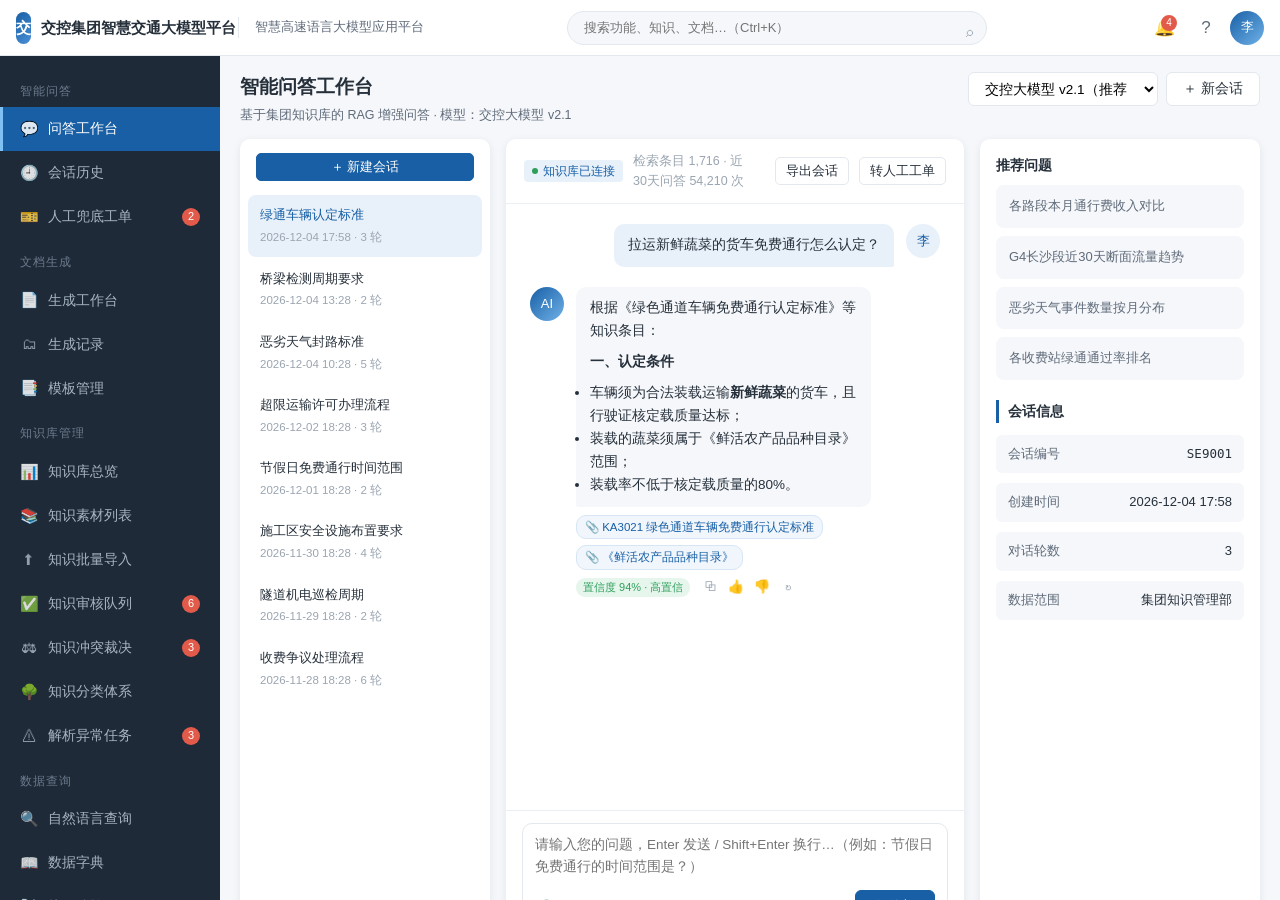
<file: 00智慧高速垂直领域大模型应用平台原型设计/index.html>
<!DOCTYPE html>
<html lang="zh-CN">
<head>
<meta charset="UTF-8">
<meta name="viewport" content="width=device-width, initial-scale=1.0">
<title>智慧高速语言大模型应用平台</title>
<link rel="stylesheet" href="assets/css/base.css">
</head>
<body>
<script src="assets/js/mock-data.js"></script>
<script src="assets/js/utils.js"></script>
<script>
/* ========== 系统配置（单系统 · 菜单对齐 PFD 第 2.3 节路由与菜单定义） ========== */
window.SYS = {
  id: "app",
  name: "智慧高速语言大模型应用平台",
  home: "qa-workbench",
  menus: [
    { label: "智能问答", items: [
      { view: "qa-workbench", label: "问答工作台", icon: "💬" },
      { view: "qa-history", label: "会话历史", icon: "🕘" },
      { view: "qa-tickets", label: "人工兜底工单", icon: "🎫", badge: 2 }
    ]},
    { label: "文档生成", items: [
      { view: "doc-workbench", label: "生成工作台", icon: "📄" },
      { view: "doc-records", label: "生成记录", icon: "🗂" },
      { view: "doc-templates", label: "模板管理", icon: "📑" }
    ]},
    { label: "知识库管理", items: [
      { view: "kb-overview", label: "知识库总览", icon: "📊" },
      { view: "kb-assets", label: "知识素材列表", icon: "📚" },
      { view: "kb-import", label: "知识批量导入", icon: "⬆" },
      { view: "kb-review", label: "知识审核队列", icon: "✅", badge: DB.reviews.length },
      { view: "kb-conflict", label: "知识冲突裁决", icon: "⚖", badge: DB.conflicts.filter(c => c.status === "open").length },
      { view: "kb-category", label: "知识分类体系", icon: "🌳" },
      { view: "kb-exception", label: "解析异常任务", icon: "⚠", badge: DB.exceptions.filter(e => e.status === "open").length }
    ]},
    { label: "数据查询", items: [
      { view: "data-query", label: "自然语言查询", icon: "🔍" },
      { view: "data-dict", label: "数据字典", icon: "📖" },
      { view: "data-monitor", label: "接口监控", icon: "📡" }
    ]},
    { label: "系统管理", items: [
      { view: "sys-users", label: "用户管理", icon: "👥" },
      { view: "sys-roles", label: "角色权限", icon: "🔐" },
      { view: "sys-org", label: "组织管理", icon: "🏢" },
      { view: "sys-logs", label: "操作日志", icon: "📝" },
      { view: "sys-config", label: "系统参数", icon: "⚙" },
      { view: "sys-dashboard", label: "运营看板", icon: "📈" }
    ]}
  ]
};
</script>
<script src="assets/js/app.js"></script>
<script src="js/views-qa.js"></script>
<script src="js/views-doc.js"></script>
<script src="js/views-kb.js"></script>
<script src="js/views-data.js"></script>
<script src="js/views-sys.js"></script>
<script src="js/views-global.js"></script>
<script>
document.addEventListener("DOMContentLoaded", () => {
  if (!sessionStorage.getItem("sys_user")) {
    sessionStorage.setItem("sys_user", JSON.stringify({ name: "李文静", account: "liwj", dept: "集团知识管理部", roleName: "知识管理员" }));
  }
  App.boot(SYS);
});
</script>
</body>
</html>
</file>
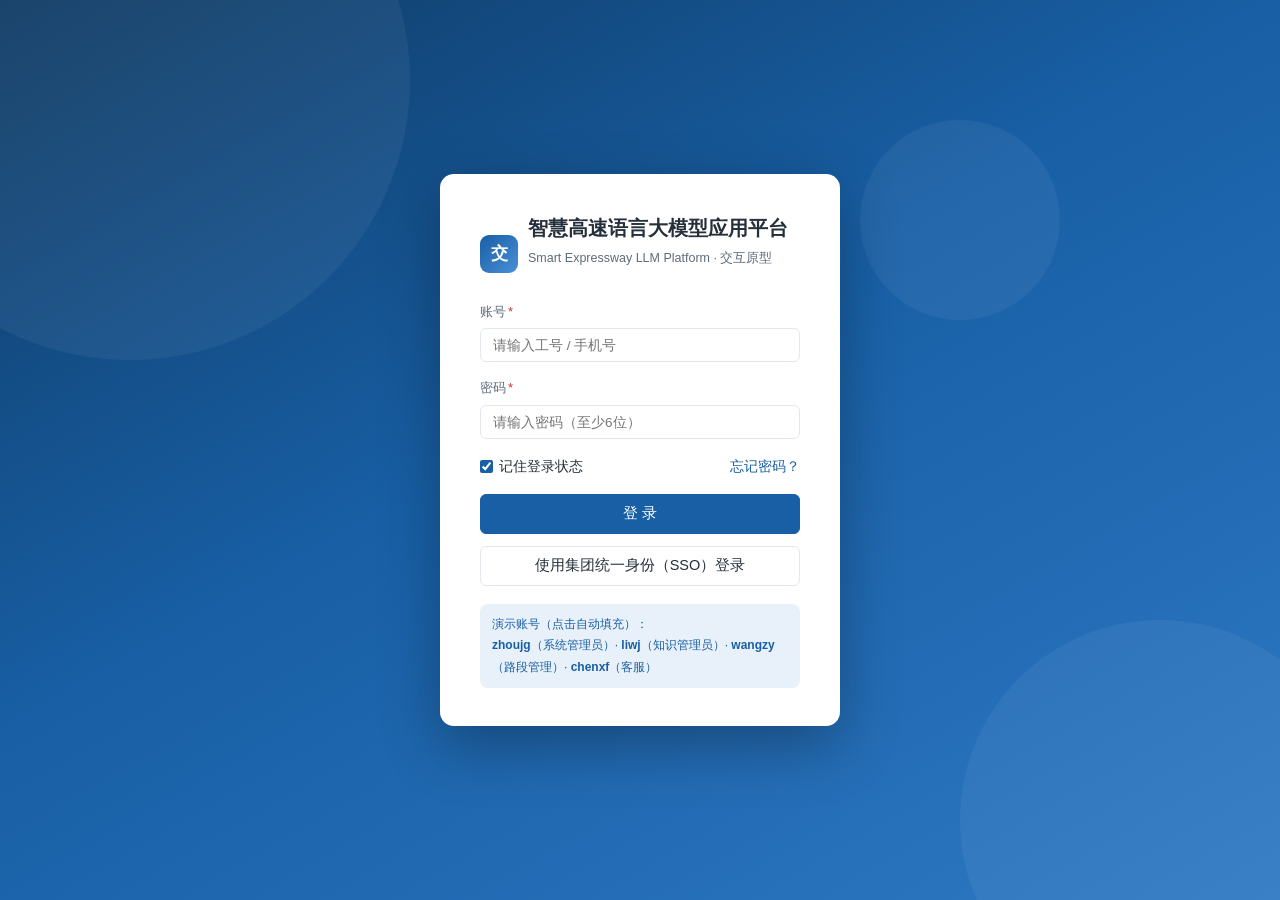
<file: 00智慧高速垂直领域大模型应用平台原型设计/login.html>
<!DOCTYPE html>
<html lang="zh-CN">
<head>
<meta charset="UTF-8">
<meta name="viewport" content="width=device-width, initial-scale=1.0">
<title>登录 - 智慧高速语言大模型应用平台</title>
<link rel="stylesheet" href="assets/css/base.css">
</head>
<body>
<div class="login-page">
  <div class="bg-deco" style="width:560px;height:560px;top:-200px;left:-150px"></div>
  <div class="bg-deco" style="width:400px;height:400px;bottom:-120px;right:-80px"></div>
  <div class="bg-deco" style="width:200px;height:200px;top:120px;right:220px"></div>

  <div class="login-card">
    <div class="lc-logo">
      <div class="logo-icon">交</div>
      <div>
        <h1>智慧高速语言大模型应用平台</h1>
        <div class="lc-sub">Smart Expressway LLM Platform · 交互原型</div>
      </div>
    </div>

    <div class="form-item">
      <label>账号<span class="req">*</span></label>
      <input class="input" id="account" placeholder="请输入工号 / 手机号" autocomplete="off">
      <div class="err-msg">请输入账号</div>
    </div>
    <div class="form-item">
      <label>密码<span class="req">*</span></label>
      <input class="input" id="password" type="password" placeholder="请输入密码（至少6位）">
      <div class="err-msg">密码长度不能少于6位</div>
    </div>
    <div class="flex justify-b align-c mb-16">
      <label class="checkbox"><input type="checkbox" checked>记住登录状态</label>
      <a href="javascript:;" onclick="U.toast('原型演示：请联系系统管理员重置密码','info')">忘记密码？</a>
    </div>
    <button class="btn primary lg block" id="btnLogin">登 录</button>
    <div class="sso-btn"><button class="btn lg block" id="btnSSO">使用集团统一身份（SSO）登录</button></div>

    <div class="demo-tip">
      演示账号（点击自动填充）：<br>
      <b>zhoujg</b>（系统管理员）· <b>liwj</b>（知识管理员）· <b>wangzy</b>（路段管理）· <b>chenxf</b>（客服）
    </div>
  </div>
</div>

<script src="assets/js/utils.js"></script>
<script src="assets/js/mock-data.js"></script>
<script>
(function () {
  const acc = document.getElementById("account");
  const pwd = document.getElementById("password");
  document.querySelector(".demo-tip").addEventListener("click", function (e) {
    if (e.target.tagName === "B") { acc.value = e.target.textContent; pwd.value = "Demo@2026"; }
  });
  function validate() {
    let ok = true;
    [["account", v => !!v.trim()], ["password", v => v.length >= 6]].forEach(([id, test]) => {
      const el = document.getElementById(id), item = el.closest(".form-item"), pass = test(el.value);
      item.classList.toggle("has-err", !pass); el.classList.toggle("err", !pass);
      if (!pass) ok = false;
    });
    return ok;
  }
  function login() {
    if (!validate()) { U.toast("请检查表单填写", "error"); return; }
    const u = DB.users.find(x => x.account === acc.value.trim());
    const user = u ? { name: u.name, account: u.account, dept: u.dept, roleName: (DB.roles.find(r => r.id === u.roles[0]) || {}).name || "普通用户" }
                   : { name: acc.value.trim(), account: acc.value.trim(), dept: "交控集团", roleName: "普通用户" };
    sessionStorage.setItem("sys_user", JSON.stringify(user));
    U.toast("登录成功，正在进入平台…", "success", 900);
    setTimeout(() => location.href = "index.html", 900);
  }
  document.getElementById("btnLogin").onclick = login;
  document.getElementById("btnSSO").onclick = function () {
    this.textContent = "正在跳转集团统一身份认证…";
    setTimeout(() => {
      sessionStorage.setItem("sys_user", JSON.stringify({ name: "周建国", account: "zhoujg", dept: "集团信息中心", roleName: "系统管理员" }));
      U.toast("SSO 免密登录成功", "success", 900);
      setTimeout(() => location.href = "index.html", 900);
    }, 1200);
  };
  pwd.addEventListener("keydown", e => { if (e.key === "Enter") login(); });
  acc.addEventListener("keydown", e => { if (e.key === "Enter") pwd.focus(); });
})();
</script>
</body>
</html>
</file>
<file: 00智慧高速垂直领域大模型应用平台原型设计/assets/css/base.css>
/* ============================================================
   智慧交通大模型原型 · 企业后台管理系统风格
   设计令牌与基础组件（对齐 PFD 第 1.4 节设计令牌）
   ============================================================ */
:root {
  --primary: #185FA5;
  --primary-hover: #2B72BC;
  --primary-light: #E8F1FA;
  --success: #2E9E5B;
  --success-light: #E6F6EC;
  --warning: #D9820B;
  --warning-light: #FCF3E3;
  --danger: #C0392B;
  --danger-light: #FBEAE8;
  --info: #4A6FE3;
  --info-light: #EBEFFD;
  --purple: #7C5CD6;
  --purple-light: #F0EBFB;
  --text: #26303B;
  --text-2: #5F6B7A;
  --text-3: #9AA5B1;
  --border: #E3E8EE;
  --border-2: #EAEFF4;
  --bg: #F5F7FA;
  --bg-card: #FFFFFF;
  --sidebar-bg: #1E2A38;
  --sidebar-text: #A7B4C2;
  --sidebar-active: #185FA5;
  --radius: 6px;
  --radius-lg: 10px;
  --shadow: 0 2px 8px rgba(31, 45, 61, .08);
  --shadow-lg: 0 8px 30px rgba(31, 45, 61, .14);
  --font: "Microsoft YaHei", "PingFang SC", "Segoe UI", sans-serif;
}
* { margin: 0; padding: 0; box-sizing: border-box; }
html, body { height: 100%; }
body { font: 14px/1.6 var(--font); color: var(--text); background: var(--bg); }
a { color: var(--primary); text-decoration: none; }
a:hover { color: var(--primary-hover); }
::-webkit-scrollbar { width: 8px; height: 8px; }
::-webkit-scrollbar-thumb { background: #C9D2DB; border-radius: 4px; }
::-webkit-scrollbar-thumb:hover { background: #AEB9C5; }
::-webkit-scrollbar-track { background: transparent; }

/* ============ 布局骨架（P0-02：顶栏 56px / 侧栏 220px） ============ */
.layout { display: flex; flex-direction: column; height: 100vh; }
.topbar { height: 56px; background: #fff; border-bottom: 1px solid var(--border); display: flex; align-items: center; padding: 0 16px; flex-shrink: 0; position: relative; z-index: 30; }
.topbar .logo { display: flex; align-items: center; gap: 10px; width: 204px; flex-shrink: 0; }
.topbar .logo .logo-icon { width: 32px; height: 32px; border-radius: 8px; background: linear-gradient(135deg, #185FA5, #4A8FD5); color: #fff; display: flex; align-items: center; justify-content: center; font-weight: 700; font-size: 15px; }
.topbar .logo .logo-name { font-size: 15px; font-weight: 700; color: var(--text); white-space: nowrap; }
.topbar .sys-name { margin-left: 18px; padding-left: 16px; border-left: 1px solid var(--border); color: var(--text-2); font-size: 13px; white-space: nowrap; }
.layout-body { display: flex; flex: 1; min-height: 0; }

/* 侧栏 */
.sidebar { width: 220px; background: var(--sidebar-bg); color: var(--sidebar-text); flex-shrink: 0; overflow-y: auto; padding: 12px 0 24px; }
.sidebar .nav-group-title { padding: 14px 20px 6px; font-size: 12px; color: #6B7A8C; letter-spacing: 1px; }
.sidebar .nav-item { display: flex; align-items: center; padding: 0 20px; height: 44px; cursor: pointer; color: var(--sidebar-text); position: relative; transition: all .15s; }
.sidebar .nav-item .ni-icon { width: 18px; text-align: center; margin-right: 10px; font-size: 15px; opacity: .85; }
.sidebar .nav-item .ni-label { flex: 1; font-size: 13.5px; white-space: nowrap; }
.sidebar .nav-item:hover { color: #fff; background: rgba(255,255,255,.05); }
.sidebar .nav-item.active { color: #fff; background: var(--sidebar-active); }
.sidebar .nav-item.active::before { content: ""; position: absolute; left: 0; top: 0; bottom: 0; width: 3px; background: #7FC0F5; }
.sidebar .badge-num { background: #E25B4A; color: #fff; font-size: 11px; min-width: 18px; height: 18px; border-radius: 9px; display: inline-flex; align-items: center; justify-content: center; padding: 0 5px; }
.sidebar .user-card { margin: 12px 14px 0; padding: 12px; background: rgba(255,255,255,.06); border-radius: 8px; color: #C8D3DE; font-size: 12px; }

/* 内容区 */
.content { flex: 1; overflow-y: auto; padding: 16px 20px 28px; min-width: 0; }
.page-header { display: flex; align-items: flex-start; justify-content: space-between; margin-bottom: 14px; }
.page-header h2 { font-size: 19px; font-weight: 600; }
.page-header .page-desc { color: var(--text-2); font-size: 12.5px; margin-top: 3px; }
.page-header .page-actions { display: flex; gap: 8px; }

/* ============ 顶栏元素 ============ */
.global-search { flex: 1; max-width: 420px; margin: 0 auto; position: relative; }
.global-search input { width: 100%; height: 34px; border: 1px solid var(--border); border-radius: 17px; padding: 0 36px 0 16px; font-size: 13px; outline: none; background: var(--bg); transition: all .2s; }
.global-search input:focus { background: #fff; border-color: var(--primary); box-shadow: 0 0 0 3px rgba(24,95,165,.1); }
.global-search .gs-icon { position: absolute; right: 14px; top: 9px; color: var(--text-3); }
.topbar-right { display: flex; align-items: center; gap: 6px; margin-left: 16px; }
.icon-btn { width: 36px; height: 36px; border-radius: 50%; display: flex; align-items: center; justify-content: center; cursor: pointer; color: var(--text-2); position: relative; font-size: 17px; user-select: none; }
.icon-btn:hover { background: var(--bg); color: var(--primary); }
.icon-btn .dot { position: absolute; top: 5px; right: 5px; min-width: 16px; height: 16px; background: #E25B4A; color: #fff; border-radius: 8px; font-size: 10px; display: flex; align-items: center; justify-content: center; padding: 0 4px; }
.avatar { width: 34px; height: 34px; border-radius: 50%; background: linear-gradient(135deg, #185FA5, #6FB1E8); color: #fff; display: flex; align-items: center; justify-content: center; font-size: 13px; cursor: pointer; }
.user-menu { position: absolute; top: 52px; right: 0; width: 220px; background: #fff; border-radius: var(--radius-lg); box-shadow: var(--shadow-lg); padding: 8px; display: none; z-index: 100; }
.user-menu.open { display: block; }
.user-menu .um-head { padding: 10px; border-bottom: 1px solid var(--border-2); margin-bottom: 6px; }
.user-menu .um-head .um-name { font-weight: 600; font-size: 14px; }
.user-menu .um-head .um-role { color: var(--text-3); font-size: 12px; }
.user-menu .um-item { padding: 9px 12px; border-radius: var(--radius); cursor: pointer; font-size: 13px; display: flex; align-items: center; gap: 8px; }
.user-menu .um-item:hover { background: var(--primary-light); color: var(--primary); }

/* ============ 卡片 ============ */
.card { background: var(--bg-card); border-radius: var(--radius-lg); box-shadow: var(--shadow); padding: 18px 20px; margin-bottom: 16px; }
.card-title { font-size: 15px; font-weight: 600; margin-bottom: 14px; display: flex; align-items: center; justify-content: space-between; }
.card-title .ct-extra { font-size: 12.5px; color: var(--text-2); font-weight: 400; }
.grid { display: grid; gap: 16px; }
.grid.cols-2 { grid-template-columns: 1fr 1fr; }
.grid.cols-3 { grid-template-columns: repeat(3, 1fr); }
.grid.cols-4 { grid-template-columns: repeat(4, 1fr); }

/* 统计卡片 */
.stat-card { background: #fff; border-radius: var(--radius-lg); box-shadow: var(--shadow); padding: 18px 20px; display: flex; align-items: center; gap: 16px; }
.stat-card .sc-icon { width: 48px; height: 48px; border-radius: 10px; display: flex; align-items: center; justify-content: center; font-size: 22px; flex-shrink: 0; }
.stat-card .sc-value { font-size: 26px; font-weight: 700; font-family: Consolas, "Microsoft YaHei", monospace; line-height: 1.2; }
.stat-card .sc-label { color: var(--text-2); font-size: 12.5px; }
.stat-card .sc-trend { font-size: 12px; margin-top: 2px; }
.up { color: var(--danger); }
.down { color: var(--success); }

/* ============ 按钮 ============ */
.btn { display: inline-flex; align-items: center; justify-content: center; gap: 6px; height: 34px; padding: 0 16px; border-radius: var(--radius); border: 1px solid var(--border); background: #fff; color: var(--text); font-size: 13.5px; cursor: pointer; font-family: var(--font); transition: all .15s; white-space: nowrap; user-select: none; }
.btn:hover { color: var(--primary); border-color: var(--primary); }
.btn:active { transform: translateY(1px); }
.btn.primary { background: var(--primary); border-color: var(--primary); color: #fff; }
.btn.primary:hover { background: var(--primary-hover); border-color: var(--primary-hover); color: #fff; }
.btn.danger { color: var(--danger); }
.btn.danger:hover { border-color: var(--danger); }
.btn.sm { height: 28px; padding: 0 10px; font-size: 12.5px; border-radius: 5px; }
.btn.lg { height: 40px; padding: 0 24px; font-size: 14.5px; }
.btn.block { width: 100%; }
.btn[disabled] { opacity: .5; cursor: not-allowed; }
.btn.link { border: none; background: none; color: var(--primary); padding: 0 4px; height: auto; }
.btn.link:hover { color: var(--primary-hover); text-decoration: underline; }
.btn-group { display: inline-flex; }
.btn-group .btn { border-radius: 0; margin-left: -1px; }
.btn-group .btn:first-child { border-radius: 5px 0 0 5px; margin-left: 0; }
.btn-group .btn:last-child { border-radius: 0 5px 5px 0; }

/* ============ 标签/徽章 ============ */
.tag { display: inline-flex; align-items: center; height: 22px; padding: 0 8px; border-radius: 4px; font-size: 12px; line-height: 1; white-space: nowrap; }
.tag.blue { background: var(--primary-light); color: var(--primary); }
.tag.green { background: var(--success-light); color: var(--success); }
.tag.orange { background: var(--warning-light); color: var(--warning); }
.tag.red { background: var(--danger-light); color: var(--danger); }
.tag.gray { background: #EEF1F5; color: var(--text-2); }
.tag.purple { background: var(--purple-light); color: var(--purple); }
.tag .dot { width: 6px; height: 6px; border-radius: 50%; margin-right: 5px; }

/* ============ 表格 ============ */
.tbl-wrap { overflow-x: auto; }
table.tbl { width: 100%; border-collapse: collapse; font-size: 13px; }
.tbl th { background: #F7F9FB; color: var(--text-2); font-weight: 600; text-align: left; padding: 10px 12px; border-bottom: 1px solid var(--border); white-space: nowrap; }
.tbl td { padding: 11px 12px; border-bottom: 1px solid var(--border-2); vertical-align: middle; }
.tbl tbody tr:hover { background: #F8FAFC; }
.tbl tbody tr.clickable { cursor: pointer; }
.tbl .cell-link { color: var(--primary); cursor: pointer; }
.tbl .cell-link:hover { text-decoration: underline; }
.tbl-empty { text-align: center; color: var(--text-3); padding: 48px 0 !important; }
.pagination { display: flex; justify-content: flex-end; align-items: center; gap: 4px; margin-top: 14px; font-size: 13px; color: var(--text-2); }
.pagination .pg-btn { min-width: 30px; height: 30px; border: 1px solid var(--border); border-radius: 5px; display: inline-flex; align-items: center; justify-content: center; cursor: pointer; background: #fff; padding: 0 6px; }
.pagination .pg-btn:hover { border-color: var(--primary); color: var(--primary); }
.pagination .pg-btn.active { background: var(--primary); border-color: var(--primary); color: #fff; }
.pagination .pg-btn[disabled] { opacity: .4; cursor: not-allowed; }
.pagination .pg-info { margin-right: 8px; }

/* ============ 表单 ============ */
.form-item { margin-bottom: 16px; }
.form-item label { display: block; font-size: 13px; color: var(--text-2); margin-bottom: 6px; }
.form-item label .req { color: var(--danger); margin-left: 2px; }
.input, select.input, textarea.input { width: 100%; height: 34px; border: 1px solid var(--border); border-radius: var(--radius); padding: 0 12px; font-size: 13.5px; font-family: var(--font); outline: none; transition: all .15s; background: #fff; }
textarea.input { height: auto; padding: 8px 12px; line-height: 1.6; resize: vertical; }
.input:focus { border-color: var(--primary); box-shadow: 0 0 0 3px rgba(24,95,165,.1); }
.input[disabled] { background: var(--bg); color: var(--text-3); cursor: not-allowed; }
.input.err { border-color: var(--danger); }
.form-item .err-msg { color: var(--danger); font-size: 12px; margin-top: 4px; display: none; }
.form-item.has-err .err-msg { display: block; }
.form-item .hint { color: var(--text-3); font-size: 12px; margin-top: 4px; }
.form-row { display: flex; gap: 16px; }
.form-row .form-item { flex: 1; }
.search-bar { display: flex; flex-wrap: wrap; gap: 10px; margin-bottom: 14px; align-items: center; }
.search-bar .input { width: 200px; }
.search-bar .input.w-140 { width: 140px; }
.search-bar .flex-gap { flex: 1; }
label.radio, label.checkbox { display: inline-flex; align-items: center; gap: 6px; margin-right: 18px; cursor: pointer; font-size: 13.5px; }
label.radio input, label.checkbox input { accent-color: var(--primary); }

/* ============ 开关 ============ */
.switch { position: relative; width: 40px; height: 22px; background: #CBD5DF; border-radius: 11px; cursor: pointer; transition: background .2s; display: inline-block; vertical-align: middle; }
.switch::after { content: ""; position: absolute; top: 2px; left: 2px; width: 18px; height: 18px; background: #fff; border-radius: 50%; transition: left .2s; box-shadow: 0 1px 3px rgba(0,0,0,.2); }
.switch.on { background: var(--success); }
.switch.on::after { left: 20px; }
.switch.sm { width: 32px; height: 18px; border-radius: 9px; }
.switch.sm::after { width: 14px; height: 14px; }
.switch.sm.on::after { left: 16px; }

/* ============ 模态框/抽屉 ============ */
.modal-mask { position: fixed; inset: 0; background: rgba(20, 30, 44, .45); z-index: 200; display: none; align-items: center; justify-content: center; }
.modal-mask.open { display: flex; }
.modal { background: #fff; border-radius: var(--radius-lg); box-shadow: var(--shadow-lg); width: 520px; max-width: 92vw; max-height: 86vh; display: flex; flex-direction: column; animation: pop .18s ease; }
.modal.w-720 { width: 720px; }
.modal.w-860 { width: 860px; }
@keyframes pop { from { transform: scale(.94); opacity: 0; } to { transform: scale(1); opacity: 1; } }
.modal-head { padding: 16px 20px; border-bottom: 1px solid var(--border-2); display: flex; justify-content: space-between; align-items: center; }
.modal-head h3 { font-size: 15.5px; font-weight: 600; }
.modal-head .close { font-size: 20px; color: var(--text-3); cursor: pointer; line-height: 1; }
.modal-head .close:hover { color: var(--danger); }
.modal-body { padding: 20px; overflow-y: auto; flex: 1; }
.modal-foot { padding: 12px 20px; border-top: 1px solid var(--border-2); display: flex; justify-content: flex-end; gap: 10px; }
.drawer-mask { position: fixed; inset: 0; background: rgba(20, 30, 44, .45); z-index: 200; display: none; }
.drawer-mask.open { display: block; animation: fade .2s; }
@keyframes fade { from { opacity: 0; } to { opacity: 1; } }
.drawer { position: fixed; top: 0; right: -620px; bottom: 0; width: 600px; max-width: 94vw; background: #fff; z-index: 210; box-shadow: var(--shadow-lg); transition: right .25s ease; display: flex; flex-direction: column; }
.drawer.w-760 { width: 760px; }
.drawer.open { right: 0; }
.drawer-head { padding: 16px 20px; border-bottom: 1px solid var(--border-2); display: flex; justify-content: space-between; align-items: center; }
.drawer-head h3 { font-size: 15.5px; }
.drawer-body { padding: 20px; overflow-y: auto; flex: 1; }
.drawer-foot { padding: 12px 20px; border-top: 1px solid var(--border-2); display: flex; justify-content: flex-end; gap: 10px; }

/* ============ Toast ============ */
.toast-wrap { position: fixed; top: 68px; left: 50%; transform: translateX(-50%); z-index: 500; display: flex; flex-direction: column; gap: 10px; align-items: center; }
.toast { background: #fff; border-radius: 8px; box-shadow: var(--shadow-lg); padding: 10px 20px; font-size: 13.5px; display: flex; align-items: center; gap: 8px; animation: toastIn .25s ease; border-left: 3px solid var(--primary); }
.toast.success { border-left-color: var(--success); }
.toast.error { border-left-color: var(--danger); }
.toast.warning { border-left-color: var(--warning); }
.toast.out { opacity: 0; transform: translateY(-8px); transition: all .3s; }
@keyframes toastIn { from { opacity: 0; transform: translateY(-10px); } to { opacity: 1; transform: none; } }

/* ============ Tab ============ */
.tabs { display: flex; border-bottom: 1px solid var(--border); margin-bottom: 16px; gap: 4px; }
.tabs .tab-item { padding: 9px 18px; cursor: pointer; color: var(--text-2); font-size: 13.5px; border-bottom: 2px solid transparent; margin-bottom: -1px; user-select: none; }
.tabs .tab-item:hover { color: var(--primary); }
.tabs .tab-item.active { color: var(--primary); font-weight: 600; border-bottom-color: var(--primary); }
.tabs .tab-item .badge-num { margin-left: 4px; }

/* ============ 步骤条 ============ */
.steps { display: flex; margin: 8px 0 24px; }
.steps .step { flex: 1; text-align: center; position: relative; }
.steps .step .st-dot { width: 28px; height: 28px; border-radius: 50%; background: #E1E7EE; color: var(--text-3); display: inline-flex; align-items: center; justify-content: center; font-size: 13px; position: relative; z-index: 2; }
.steps .step .st-label { font-size: 12.5px; color: var(--text-2); margin-top: 6px; }
.steps .step::before { content: ""; position: absolute; top: 14px; left: -50%; width: 100%; height: 2px; background: #E1E7EE; }
.steps .step:first-child::before { display: none; }
.steps .step.done .st-dot { background: var(--primary); color: #fff; }
.steps .step.done::before { background: var(--primary); }
.steps .step.active .st-dot { background: #fff; border: 2px solid var(--primary); color: var(--primary); font-weight: 700; }
.steps .step.active .st-label { color: var(--primary); font-weight: 600; }
.steps .step.active.done::before, .steps .step.active::before { background: var(--primary); }

/* ============ 问答工作台（P1-01） ============ */
.qa-layout { display: flex; height: calc(100vh - 56px - 32px); gap: 16px; }
.qa-sessions { width: 250px; background: #fff; border-radius: var(--radius-lg); box-shadow: var(--shadow); display: flex; flex-direction: column; flex-shrink: 0; }
.qa-sessions .qs-head { padding: 14px 16px 10px; }
.qa-sessions .qs-list { flex: 1; overflow-y: auto; padding: 4px 8px; }
.qa-session-item { padding: 10px 12px; border-radius: 8px; cursor: pointer; margin-bottom: 2px; }
.qa-session-item:hover { background: var(--bg); }
.qa-session-item.active { background: var(--primary-light); }
.qa-session-item .qsi-title { font-size: 13px; font-weight: 500; white-space: nowrap; overflow: hidden; text-overflow: ellipsis; }
.qa-session-item.active .qsi-title { color: var(--primary); }
.qa-session-item .qsi-meta { font-size: 11.5px; color: var(--text-3); margin-top: 2px; }
.qa-chat { flex: 1; background: #fff; border-radius: var(--radius-lg); box-shadow: var(--shadow); display: flex; flex-direction: column; min-width: 0; }
.qa-chat .qc-head { padding: 12px 18px; border-bottom: 1px solid var(--border-2); display: flex; align-items: center; gap: 10px; }
.qa-chat .qc-messages { flex: 1; overflow-y: auto; padding: 20px 24px; }
.msg { display: flex; gap: 12px; margin-bottom: 20px; }
.msg .m-avatar { width: 34px; height: 34px; border-radius: 50%; flex-shrink: 0; display: flex; align-items: center; justify-content: center; font-size: 13px; }
.msg.user { flex-direction: row-reverse; }
.msg.user .m-avatar { background: var(--primary-light); color: var(--primary); }
.msg.ai .m-avatar { background: linear-gradient(135deg, #185FA5, #6FB1E8); color: #fff; }
.msg .m-body { max-width: 72%; }
.msg.user .m-body { text-align: right; }
.msg .m-bubble { background: var(--primary-light); padding: 10px 14px; border-radius: 10px; text-align: left; display: inline-block; font-size: 13.5px; line-height: 1.7; word-break: break-word; }
.msg.ai .m-bubble { background: var(--bg); border-radius: 10px 10px 10px 2px; }
.msg.user .m-bubble { border-radius: 10px 10px 2px 10px; }
.msg .m-bubble.md p { margin: 0 0 8px; }
.msg .m-bubble.md p:last-child { margin: 0; }
.msg .m-bubble.md h4 { margin: 8px 0 4px; font-size: 13.5px; }
.msg .m-bubble .cursor-blink { display: inline-block; width: 7px; height: 14px; background: var(--primary); vertical-align: -2px; animation: blink .8s infinite; margin-left: 2px; }
@keyframes blink { 50% { opacity: 0; } }
.msg .m-meta { margin-top: 6px; font-size: 11.5px; color: var(--text-3); display: flex; gap: 8px; align-items: center; }
.msg .m-actions { display: inline-flex; gap: 2px; }
.msg .m-actions .ma-btn { width: 24px; height: 24px; border-radius: 5px; display: inline-flex; align-items: center; justify-content: center; cursor: pointer; color: var(--text-3); font-size: 13px; }
.msg .m-actions .ma-btn:hover { background: var(--bg); color: var(--primary); }
.msg .m-actions .ma-btn.active { color: var(--primary); }
.citations { display: flex; flex-wrap: wrap; gap: 6px; margin-top: 8px; }
.cite-chip { display: inline-flex; align-items: center; gap: 4px; background: #F0F6FC; border: 1px solid #D7E6F5; color: var(--primary); font-size: 11.5px; padding: 2px 8px; border-radius: 10px; cursor: pointer; }
.cite-chip:hover { background: var(--primary-light); }
.conf-badge { display: inline-flex; align-items: center; gap: 4px; font-size: 11px; padding: 1px 7px; border-radius: 9px; }
.conf-badge.high { background: var(--success-light); color: var(--success); }
.conf-badge.mid { background: var(--warning-light); color: var(--warning); }
.conf-badge.low { background: var(--danger-light); color: var(--danger); }
.qa-input-bar { padding: 12px 16px 16px; border-top: 1px solid var(--border-2); }
.qa-input-box { border: 1.5px solid var(--border); border-radius: 10px; padding: 10px 12px; transition: border .15s; }
.qa-input-box:focus-within { border-color: var(--primary); box-shadow: 0 0 0 3px rgba(24,95,165,.08); }
.qa-input-box textarea { width: 100%; border: none; outline: none; resize: none; font-size: 13.5px; font-family: var(--font); min-height: 44px; max-height: 120px; line-height: 1.6; }
.qa-input-box .qib-foot { display: flex; justify-content: space-between; align-items: center; margin-top: 6px; }
.qa-input-box .qib-tools { display: flex; gap: 10px; color: var(--text-3); font-size: 13px; }
.qa-input-box .qib-tools span { cursor: pointer; }
.qa-input-box .qib-tools span.on { color: var(--primary); }
.qa-side { width: 280px; background: #fff; border-radius: var(--radius-lg); box-shadow: var(--shadow); padding: 16px; overflow-y: auto; flex-shrink: 0; }
.suggest-list { display: flex; flex-direction: column; gap: 8px; }
.suggest-item { padding: 10px 12px; background: var(--bg); border-radius: 8px; font-size: 13px; cursor: pointer; color: var(--text-2); border: 1px solid transparent; }
.suggest-item:hover { border-color: var(--primary); color: var(--primary); background: var(--primary-light); }

/* ============ 聊天输入占位提示 ============ */
.chat-welcome { text-align: center; padding: 60px 20px 30px; color: var(--text-2); }
.chat-welcome .cw-icon { width: 72px; height: 72px; margin: 0 auto 18px; border-radius: 18px; background: linear-gradient(135deg, #185FA5, #6FB1E8); color: #fff; display: flex; align-items: center; justify-content: center; font-size: 32px; }
.chat-welcome h3 { font-size: 18px; color: var(--text); margin-bottom: 8px; }
.chat-welcome .cw-sug { display: flex; flex-wrap: wrap; gap: 10px; justify-content: center; margin-top: 22px; }
.chat-welcome .cw-sug span { padding: 8px 16px; background: var(--bg); border-radius: 18px; font-size: 13px; cursor: pointer; border: 1px solid var(--border); }
.chat-welcome .cw-sug span:hover { border-color: var(--primary); color: var(--primary); background: var(--primary-light); }

/* ============ 上传（P3-03） ============ */
.upload-area { border: 2px dashed #C6D3DF; border-radius: var(--radius-lg); padding: 42px 20px; text-align: center; cursor: pointer; transition: all .2s; background: #FAFCFE; }
.upload-area:hover, .upload-area.dragover { border-color: var(--primary); background: var(--primary-light); }
.upload-area .ua-icon { font-size: 42px; color: var(--primary); opacity: .7; }
.upload-area .ua-text { margin-top: 10px; color: var(--text-2); font-size: 13.5px; }
.upload-area .ua-text b { color: var(--primary); }
.upload-area .ua-hint { color: var(--text-3); font-size: 12px; margin-top: 6px; }
.file-item { display: flex; align-items: center; gap: 12px; padding: 12px 14px; border: 1px solid var(--border); border-radius: 8px; margin-bottom: 10px; }
.file-item .fi-icon { width: 38px; height: 38px; border-radius: 8px; display: flex; align-items: center; justify-content: center; font-size: 18px; flex-shrink: 0; }
.file-item .fi-info { flex: 1; min-width: 0; }
.file-item .fi-name { font-size: 13.5px; white-space: nowrap; overflow: hidden; text-overflow: ellipsis; }
.file-item .fi-size { font-size: 12px; color: var(--text-3); }
.progress-bar { height: 6px; background: #E8EDF2; border-radius: 3px; overflow: hidden; margin-top: 6px; }
.progress-bar .pb-inner { height: 100%; background: var(--primary); border-radius: 3px; transition: width .3s; }
.progress-bar.success .pb-inner { background: var(--success); }
.progress-bar.error .pb-inner { background: var(--danger); }

/* ============ 树 ============ */
.tree { font-size: 13.5px; }
.tree-node { padding: 7px 10px; border-radius: 6px; display: flex; align-items: center; gap: 6px; cursor: pointer; }
.tree-node:hover { background: var(--bg); }
.tree-node.active { background: var(--primary-light); color: var(--primary); }
.tree-node .tn-arrow { width: 14px; font-size: 10px; color: var(--text-3); transition: transform .15s; }
.tree-node .tn-arrow.open { transform: rotate(90deg); }
.tree-children { padding-left: 20px; }

/* ============ 描述列表 ============ */
.desc-list { display: grid; grid-template-columns: 110px 1fr; row-gap: 4px; font-size: 13.5px; }
.desc-list dt { color: var(--text-2); padding: 8px 0; }
.desc-list dd { padding: 8px 0; }

/* ============ 时间线 ============ */
.timeline { position: relative; padding-left: 20px; }
.timeline .tl-item { position: relative; padding-bottom: 18px; }
.timeline .tl-item::before { content: ""; position: absolute; left: -15px; top: 6px; width: 9px; height: 9px; border-radius: 50%; background: #CBD5DF; }
.timeline .tl-item.hot::before { background: var(--primary); box-shadow: 0 0 0 3px var(--primary-light); }
.timeline .tl-item::after { content: ""; position: absolute; left: -11.5px; top: 16px; bottom: 2px; width: 1.5px; background: var(--border); }
.timeline .tl-item:last-child::after { display: none; }
.timeline .tl-time { font-size: 12px; color: var(--text-3); }
.timeline .tl-text { font-size: 13px; margin-top: 2px; }

/* ============ 登录页（P0-01） ============ */
.login-page { height: 100vh; display: flex; align-items: center; justify-content: center; background: linear-gradient(150deg, #0F3A63 0%, #185FA5 45%, #2E79C4 100%); position: relative; overflow: hidden; }
.login-page .bg-deco { position: absolute; border-radius: 50%; background: rgba(255,255,255,.05); }
.login-card { width: 400px; background: #fff; border-radius: 14px; box-shadow: 0 20px 60px rgba(0,0,0,.3); padding: 38px 40px; position: relative; z-index: 2; }
.login-card .lc-logo { display: flex; align-items: center; gap: 10px; margin-bottom: 6px; }
.login-card .lc-logo .logo-icon { width: 38px; height: 38px; border-radius: 9px; background: linear-gradient(135deg, #185FA5, #4A8FD5); color: #fff; display: flex; align-items: center; justify-content: center; font-weight: 700; font-size: 17px; }
.login-card h1 { font-size: 20px; margin-bottom: 4px; }
.login-card .lc-sub { color: var(--text-2); font-size: 12.5px; margin-bottom: 28px; }
.login-card .demo-tip { margin-top: 18px; background: var(--primary-light); border-radius: 8px; padding: 10px 12px; font-size: 12px; color: var(--primary); line-height: 1.8; }
.sso-btn { margin-top: 12px; text-align: center; }

/* ============ Portal 入口页 ============ */
.portal { min-height: 100vh; background: linear-gradient(160deg, #0D2C4B 0%, #14497B 50%, #185FA5 100%); display: flex; flex-direction: column; align-items: center; padding: 60px 40px; color: #fff; }
.portal h1 { font-size: 30px; letter-spacing: 2px; }
.portal .p-sub { opacity: .75; margin: 10px 0 50px; font-size: 15px; letter-spacing: 1px; }
.portal .p-cards { display: flex; gap: 30px; flex-wrap: wrap; justify-content: center; }
.p-card { width: 420px; background: rgba(255,255,255,.08); border: 1px solid rgba(255,255,255,.15); backdrop-filter: blur(8px); border-radius: 16px; padding: 34px 32px; cursor: pointer; transition: all .25s; }
.p-card:hover { transform: translateY(-6px); background: rgba(255,255,255,.13); box-shadow: 0 20px 50px rgba(0,0,0,.35); }
.p-card .pc-icon { width: 56px; height: 56px; border-radius: 14px; background: linear-gradient(135deg, #6FB1E8, #A4D4F5); display: flex; align-items: center; justify-content: center; font-size: 26px; margin-bottom: 18px; }
.p-card h2 { font-size: 21px; margin-bottom: 10px; }
.p-card p { font-size: 13px; opacity: .8; line-height: 1.9; }
.p-card .pc-link { margin-top: 20px; font-size: 13.5px; color: #A4D4F5; }
.portal .p-foot { margin-top: auto; padding-top: 60px; opacity: .5; font-size: 12.5px; }

/* ============ 文档编辑器（P2-02） ============ */
.doc-editor { display: flex; gap: 16px; height: calc(100vh - 56px - 32px); }
.doc-outline { width: 260px; background: #fff; border-radius: var(--radius-lg); box-shadow: var(--shadow); padding: 14px; overflow-y: auto; flex-shrink: 0; }
.doc-outline .do-item { padding: 8px 10px; border-radius: 6px; font-size: 13px; cursor: pointer; color: var(--text-2); display: flex; justify-content: space-between; }
.doc-outline .do-item:hover { background: var(--bg); }
.doc-outline .do-item.active { background: var(--primary-light); color: var(--primary); }
.doc-main { flex: 1; background: #fff; border-radius: var(--radius-lg); box-shadow: var(--shadow); display: flex; flex-direction: column; min-width: 0; }
.doc-main .dm-head { padding: 10px 18px; border-bottom: 1px solid var(--border-2); display: flex; align-items: center; gap: 10px; }
.doc-main .dm-body { flex: 1; overflow-y: auto; padding: 24px 40px; }
.doc-para { margin-bottom: 14px; position: relative; padding: 10px 12px; border-radius: 8px; border: 1px solid transparent; }
.doc-para:hover { border-color: var(--border); }
.doc-para .dp-tools { position: absolute; right: 8px; top: -12px; display: none; gap: 4px; }
.doc-para:hover .dp-tools { display: flex; }
.doc-para .dp-tools .btn { box-shadow: var(--shadow); }
.doc-para .dp-cite { font-size: 11px; color: var(--primary); background: var(--primary-light); border-radius: 3px; padding: 0 5px; margin-left: 6px; cursor: pointer; }
.doc-side { width: 300px; background: #fff; border-radius: var(--radius-lg); box-shadow: var(--shadow); padding: 16px; overflow-y: auto; flex-shrink: 0; }
.doc-title-input { width: 100%; border: none; outline: none; font-size: 22px; font-weight: 600; font-family: var(--font); padding: 4px 0; }
.doc-h { font-size: 16px; font-weight: 600; margin: 26px 0 10px; }

/* ============ 图表容器 ============ */
.chart-box canvas { width: 100%; display: block; }
.legend { display: flex; gap: 16px; font-size: 12px; color: var(--text-2); flex-wrap: wrap; margin-top: 10px; }
.legend .lg-item { display: flex; align-items: center; gap: 6px; }
.legend .lg-dot { width: 10px; height: 10px; border-radius: 2px; }

/* ============ 全局搜索面板（P0-03） ============ */
.search-panel { position: absolute; top: 48px; left: 0; right: 0; background: #fff; border-radius: var(--radius-lg); box-shadow: var(--shadow-lg); max-height: 460px; overflow-y: auto; padding: 8px; display: none; z-index: 90; }
.search-panel.open { display: block; }
.sp-group-title { font-size: 12px; color: var(--text-3); padding: 8px 12px 4px; }
.sp-item { padding: 9px 12px; border-radius: 6px; cursor: pointer; display: flex; justify-content: space-between; align-items: center; }
.sp-item:hover { background: var(--bg); }
.sp-item .sp-label { font-size: 13.5px; }
.sp-item .sp-type { font-size: 11.5px; color: var(--text-3); }
.sp-item mark { background: #FFE9A8; padding: 0 1px; border-radius: 2px; }
.sp-empty { text-align: center; color: var(--text-3); padding: 30px 0; font-size: 13px; }

/* ============ 消息中心（P0-04） ============ */
.msg-item { display: flex; gap: 12px; padding: 13px 14px; border-radius: 8px; cursor: pointer; }
.msg-item:hover { background: var(--bg); }
.msg-item.unread { background: var(--primary-light); }
.msg-item .mi-icon { width: 36px; height: 36px; border-radius: 50%; display: flex; align-items: center; justify-content: center; font-size: 16px; flex-shrink: 0; }
.msg-item .mi-body { flex: 1; min-width: 0; }
.msg-item .mi-title { font-size: 13.5px; display: flex; justify-content: space-between; }
.msg-item .mi-title .mi-time { font-size: 11.5px; color: var(--text-3); font-weight: 400; }
.msg-item .mi-desc { font-size: 12.5px; color: var(--text-2); white-space: nowrap; overflow: hidden; text-overflow: ellipsis; }

/* ============ 杂项 ============ */
.empty-state { text-align: center; padding: 50px 20px; color: var(--text-3); }
.empty-state .es-icon { font-size: 44px; opacity: .5; margin-bottom: 10px; }
.kv-list { display: grid; grid-template-columns: 1fr 1fr; gap: 10px 20px; font-size: 13px; }
.kv-list .kv { display: flex; justify-content: space-between; background: var(--bg); border-radius: 6px; padding: 9px 12px; }
.kv-list .kv .k { color: var(--text-2); }
.mono { font-family: Consolas, monospace; font-size: 12.5px; }
.help-text { font-size: 12px; color: var(--text-3); margin-top: 6px; }
.section-title { font-size: 14px; font-weight: 600; margin: 20px 0 12px; padding-left: 9px; border-left: 3px solid var(--primary); }
.flex { display: flex; }
.flex-1 { flex: 1; min-width: 0; }
.gap-8 { gap: 8px; }
.gap-12 { gap: 12px; }
.gap-16 { gap: 16px; }
.align-c { align-items: center; }
.justify-b { justify-content: space-between; }
.mt-8 { margin-top: 8px; }
.mt-16 { margin-top: 16px; }
.mb-8 { margin-bottom: 8px; }
.mb-16 { margin-bottom: 16px; }
.text-muted { color: var(--text-2); }
.text-sub { color: var(--text-3); }
.text-sm { font-size: 12.5px; }
.fwb { font-weight: 600; }
.word-break { word-break: break-all; }
.answer-md { line-height: 1.9; }
.answer-md ol, .answer-md ul { padding-left: 20px; margin: 6px 0; }
.answer-md table { border-collapse: collapse; margin: 8px 0; font-size: 12.5px; }
.answer-md table td, .answer-md table th { border: 1px solid var(--border); padding: 5px 10px; }
@media print { .topbar, .sidebar, .no-print { display: none !important; } }
</file>
